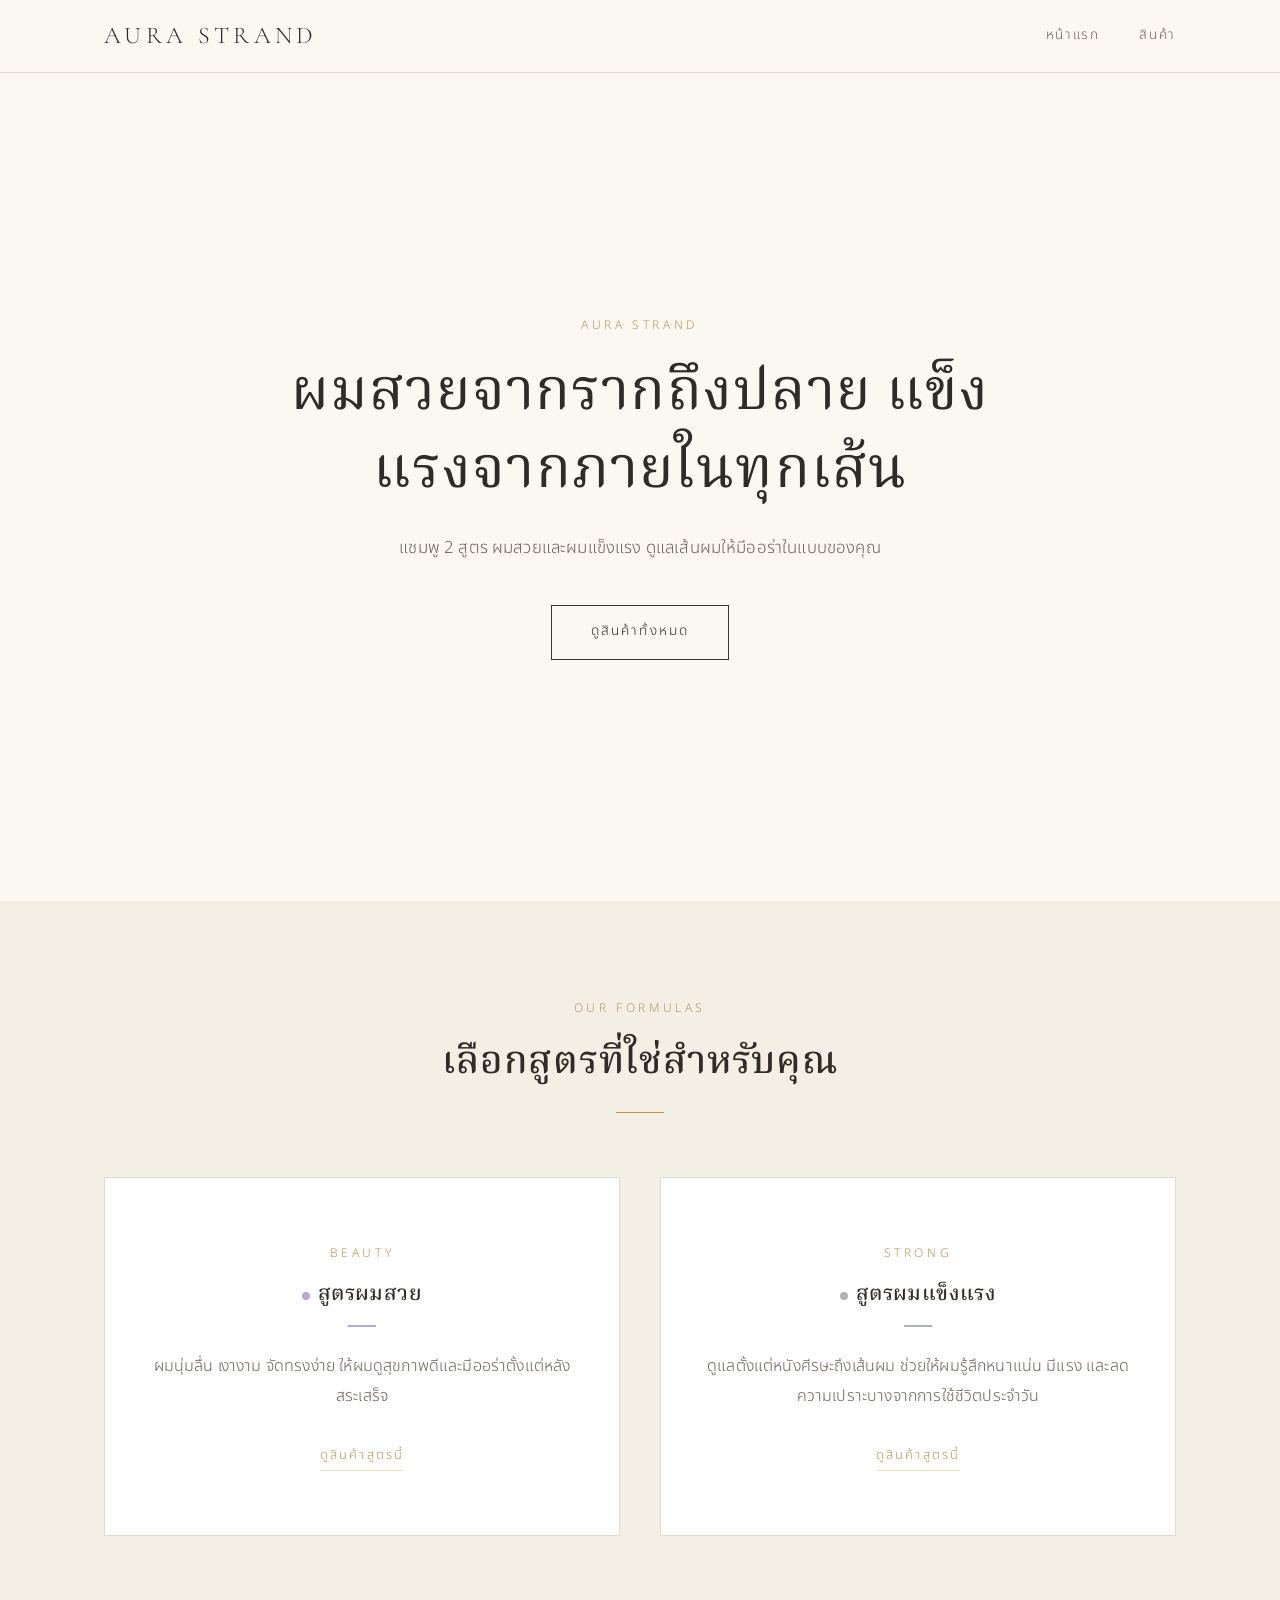
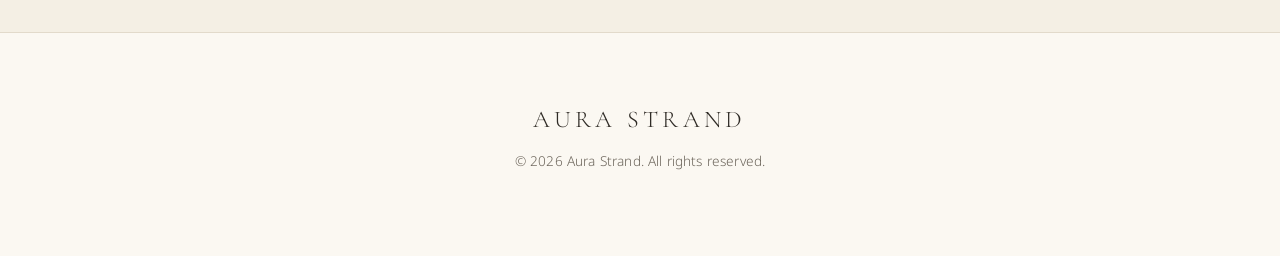
<file: index.html>
<!DOCTYPE html>
<html lang="th">
<head>
  <meta charset="UTF-8">
  <meta name="viewport" content="width=device-width, initial-scale=1">
  <title>Aura Strand | แชมพูสูตรผมสวยและผมแข็งแรง</title>
  <meta name="description" content="Aura Strand แชมพู 2 สูตร ผมสวยและผมแข็งแรง ดูแลเส้นผมตั้งแต่รากถึงปลาย">
  <link rel="stylesheet" href="style.css">
  <style>
    /* สไตล์เฉพาะหน้าแรก */
    .hero--full {
      min-height: calc(100vh - 72px);
      display: flex;
      align-items: center;
      justify-content: center;
      padding: var(--space-5) 0;
    }
    .hero--full h1 { max-width: 760px; margin: 0 auto var(--space-3); }
    a.mood-card { display: block; transition: border-color .3s, transform .3s; }
    a.mood-card:hover { border-color: var(--accent); transform: translateY(-2px); }
    .mood-card__more {
      display: inline-block;
      margin-top: var(--space-2);
      font-size: 0.8rem;
      letter-spacing: 0.16em;
      color: var(--accent);
      border-bottom: 1px solid var(--accent-light);
      padding-bottom: 2px;
    }
  </style>
</head>
<body>

  <header class="site-header">
    <div class="container">
      <a href="index.html" class="brand">Aura Strand</a>
      <nav class="nav">
        <a href="index.html">หน้าแรก</a>
        <a href="product.html">สินค้า</a>
      </nav>
    </div>
  </header>

  <main>
    <!-- Hero -->
    <section class="hero hero--full">
      <div class="container">
        <span class="eyebrow">Aura Strand</span>
        <h1>ผมสวยจากรากถึงปลาย แข็งแรงจากภายในทุกเส้น</h1>
        <p>แชมพู 2 สูตร ผมสวยและผมแข็งแรง ดูแลเส้นผมให้มีออร่าในแบบของคุณ</p>
        <a href="product.html" class="btn">ดูสินค้าทั้งหมด</a>
      </div>
    </section>

    <!-- Mood / สูตร -->
    <section class="section section--soft">
      <div class="container">
        <div class="section-title">
          <span class="eyebrow">Our Formulas</span>
          <h2>เลือกสูตรที่ใช่สำหรับคุณ</h2>
        </div>

        <div class="mood-grid">
          <a class="mood-card" href="product.html?mood=beauty">
            <span class="eyebrow">Beauty</span>
            <h3><span class="mood-dot mood-dot--beauty"></span>สูตรผมสวย</h3>
            <span class="mood-line mood-line--beauty"></span>
            <p>ผมนุ่มลื่น เงางาม จัดทรงง่าย ให้ผมดูสุขภาพดีและมีออร่าตั้งแต่หลังสระเสร็จ</p>
            <span class="mood-card__more">ดูสินค้าสูตรนี้</span>
          </a>

          <a class="mood-card" href="product.html?mood=strong">
            <span class="eyebrow">Strong</span>
            <h3><span class="mood-dot mood-dot--strong"></span>สูตรผมแข็งแรง</h3>
            <span class="mood-line mood-line--strong"></span>
            <p>ดูแลตั้งแต่หนังศีรษะถึงเส้นผม ช่วยให้ผมรู้สึกหนาแน่น มีแรง และลดความเปราะบางจากการใช้ชีวิตประจำวัน</p>
            <span class="mood-card__more">ดูสินค้าสูตรนี้</span>
          </a>
        </div>
      </div>
    </section>
  </main>

  <footer class="site-footer">
    <div class="container">
      <span class="brand">Aura Strand</span>
      <p>© 2026 Aura Strand. All rights reserved.</p>
    </div>
  </footer>

  <script src="script.js"></script>
</body>
</html>
</file>
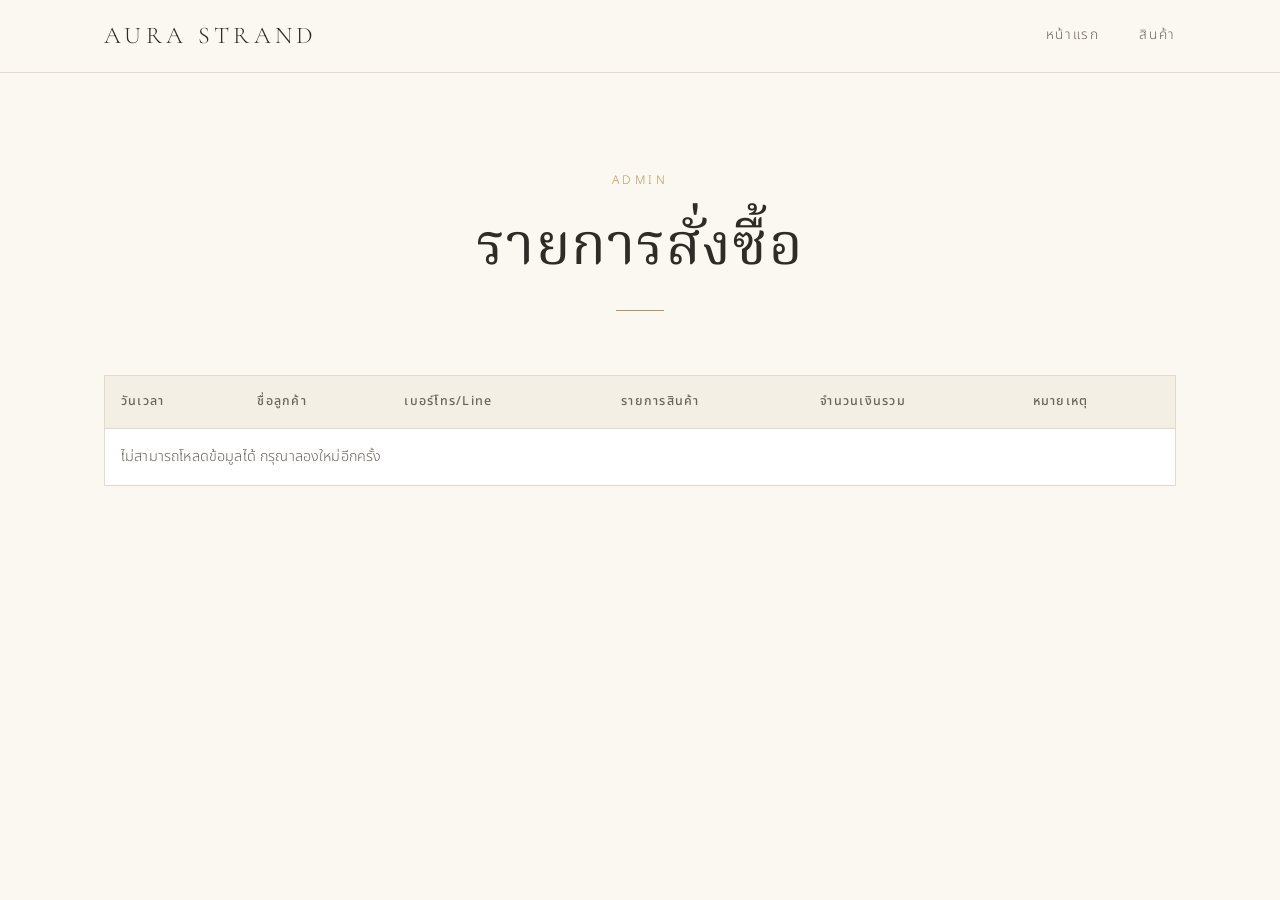
<file: admin.html>
<!DOCTYPE html>
<html lang="th">
<head>
  <meta charset="UTF-8">
  <meta name="viewport" content="width=device-width, initial-scale=1">
  <meta name="robots" content="noindex, nofollow">
  <title>รายการสั่งซื้อ | Aura Strand</title>
  <link rel="stylesheet" href="style.css">
  <style>
    .table-wrap {
      overflow-x: auto;
      background: var(--surface);
      border: 1px solid var(--line-soft);
    }
    #ordersTable {
      width: 100%;
      min-width: 760px;
      border-collapse: collapse;
      font-size: 0.9rem;
    }
    #ordersTable th,
    #ordersTable td {
      padding: 0.9rem 1rem;
      text-align: left;
      vertical-align: top;
      border-bottom: 1px solid var(--line-soft);
    }
    #ordersTable thead th {
      font-family: var(--font-sans);
      font-weight: 500;
      font-size: 0.78rem;
      letter-spacing: 0.1em;
      color: var(--ink-soft);
      background: var(--bg-soft);
      white-space: nowrap;
    }
    #ordersTable tbody tr:last-child td { border-bottom: 0; }
    #ordersTable tbody tr:hover { background: var(--bg); }
    #ordersTable td:first-child { white-space: nowrap; color: var(--ink-soft); }
  </style>
</head>
<body>

  <header class="site-header">
    <div class="container">
      <a href="index.html" class="brand">Aura Strand</a>
      <nav class="nav">
        <a href="index.html">หน้าแรก</a>
        <a href="product.html">สินค้า</a>
      </nav>
    </div>
  </header>

  <main>
    <section class="section">
      <div class="container">
        <div class="section-title">
          <span class="eyebrow">Admin</span>
          <h1>รายการสั่งซื้อ</h1>
        </div>

        <div class="table-wrap">
          <table id="ordersTable">
            <thead>
              <tr>
                <th>วันเวลา</th>
                <th>ชื่อลูกค้า</th>
                <th>เบอร์โทร/Line</th>
                <th>รายการสินค้า</th>
                <th>จำนวนเงินรวม</th>
                <th>หมายเหตุ</th>
              </tr>
            </thead>
            <tbody></tbody>
          </table>
        </div>
      </div>
    </section>
  </main>

  <script src="script.js"></script>
</body>
</html>
</file>
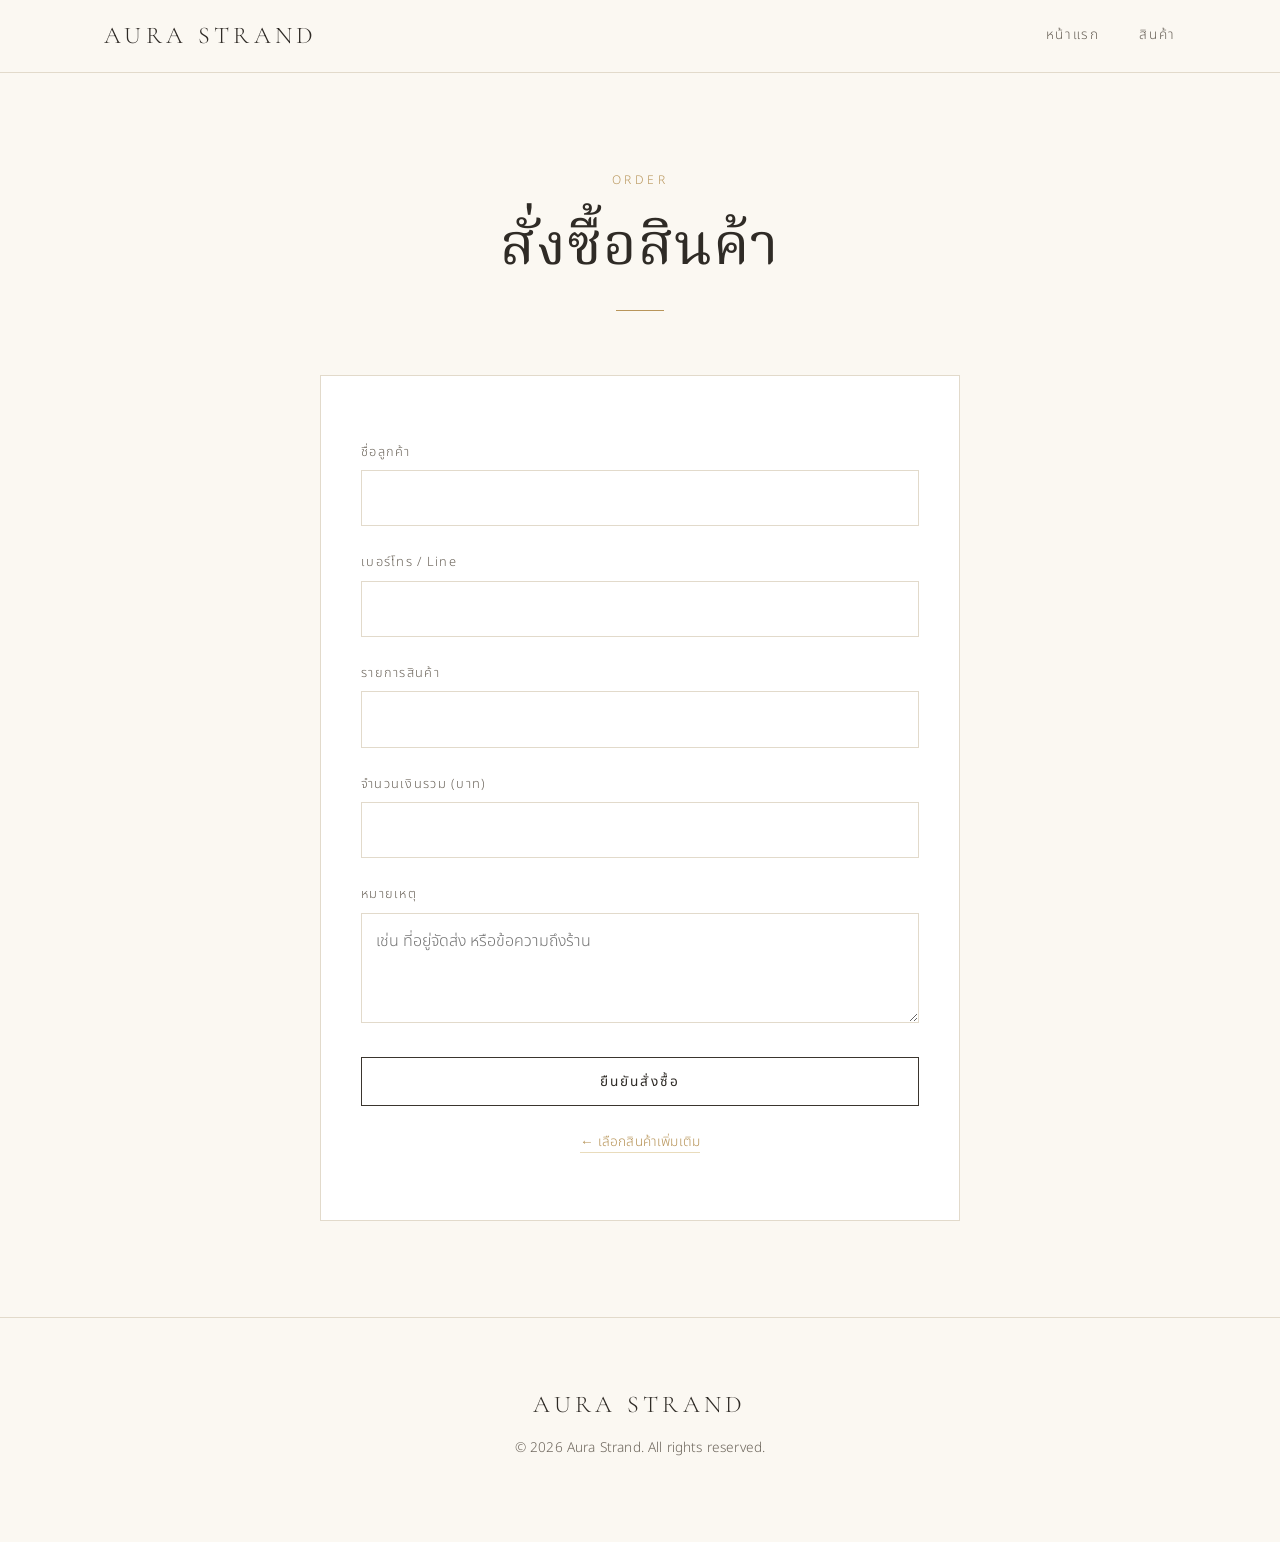
<file: order.html>
<!DOCTYPE html>
<html lang="th">
<head>
  <meta charset="UTF-8">
  <meta name="viewport" content="width=device-width, initial-scale=1">
  <title>สั่งซื้อสินค้า | Aura Strand</title>
  <link rel="stylesheet" href="style.css">
  <style>
    .order-box .btn { margin-top: var(--space-2); }
    .field textarea { resize: vertical; min-height: 110px; }
    .order-hint { text-align: center; font-size: 0.85rem; margin: var(--space-3) 0 0; }
    .order-hint a { color: var(--accent); border-bottom: 1px solid var(--accent-light); }
  </style>
</head>
<body>

  <header class="site-header">
    <div class="container">
      <a href="index.html" class="brand">Aura Strand</a>
      <nav class="nav">
        <a href="index.html">หน้าแรก</a>
        <a href="product.html">สินค้า</a>
      </nav>
    </div>
  </header>

  <main>
    <section class="section">
      <div class="container">
        <div class="section-title">
          <span class="eyebrow">Order</span>
          <h1>สั่งซื้อสินค้า</h1>
        </div>

        <div class="order-box">
          <form id="orderForm">
            <div class="field">
              <label for="customerName">ชื่อลูกค้า</label>
              <input type="text" id="customerName" name="customerName" required autocomplete="name">
            </div>

            <div class="field">
              <label for="contact">เบอร์โทร / Line</label>
              <input type="text" id="contact" name="contact" required autocomplete="tel">
            </div>

            <div class="field">
              <label for="items">รายการสินค้า</label>
              <input type="text" id="items" name="items" required>
            </div>

            <div class="field">
              <label for="total">จำนวนเงินรวม (บาท)</label>
              <input type="number" id="total" name="total" min="0" required>
            </div>

            <div class="field">
              <label for="note">หมายเหตุ</label>
              <textarea id="note" name="note" placeholder="เช่น ที่อยู่จัดส่ง หรือข้อความถึงร้าน"></textarea>
            </div>

            <button type="submit" class="btn btn--block">ยืนยันสั่งซื้อ</button>
          </form>

          <p class="order-hint"><a href="product.html">← เลือกสินค้าเพิ่มเติม</a></p>
        </div>
      </div>
    </section>
  </main>

  <footer class="site-footer">
    <div class="container">
      <span class="brand">Aura Strand</span>
      <p>© 2026 Aura Strand. All rights reserved.</p>
    </div>
  </footer>

  <script src="script.js"></script>
</body>
</html>
</file>
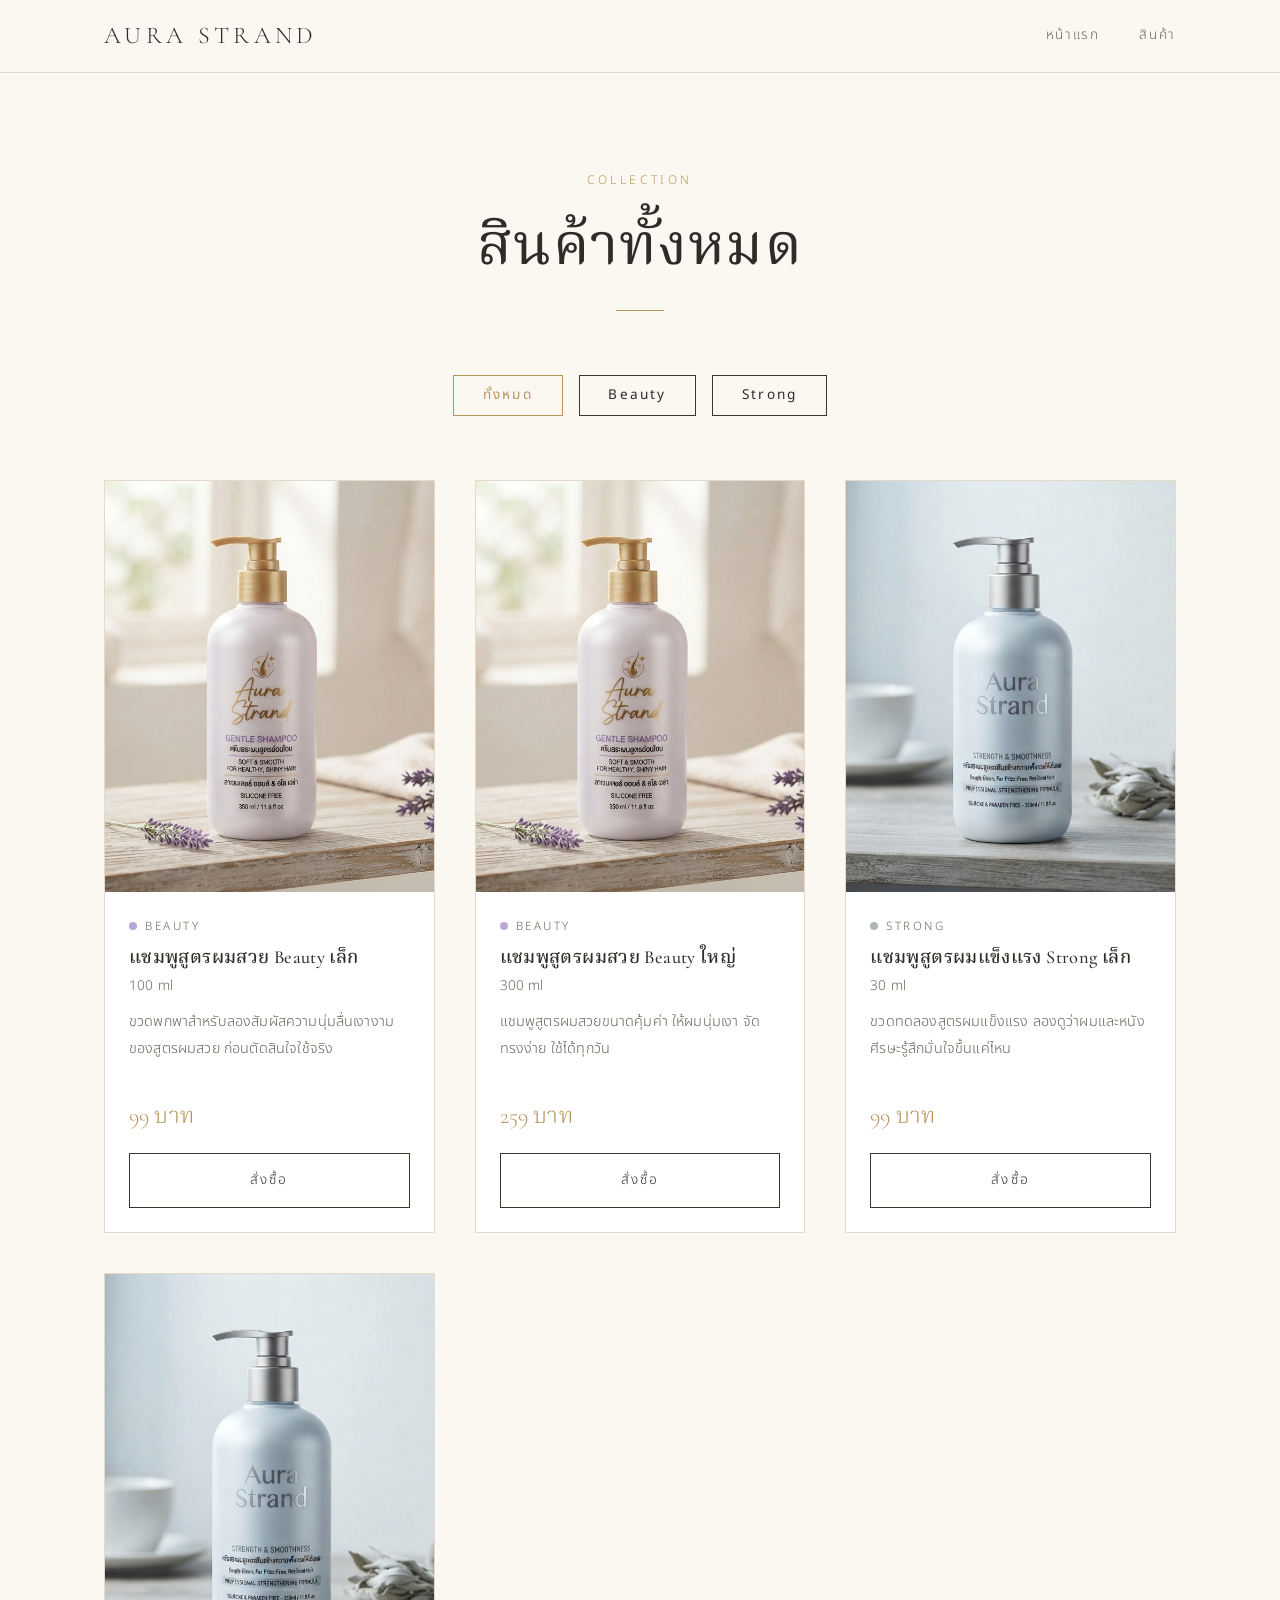
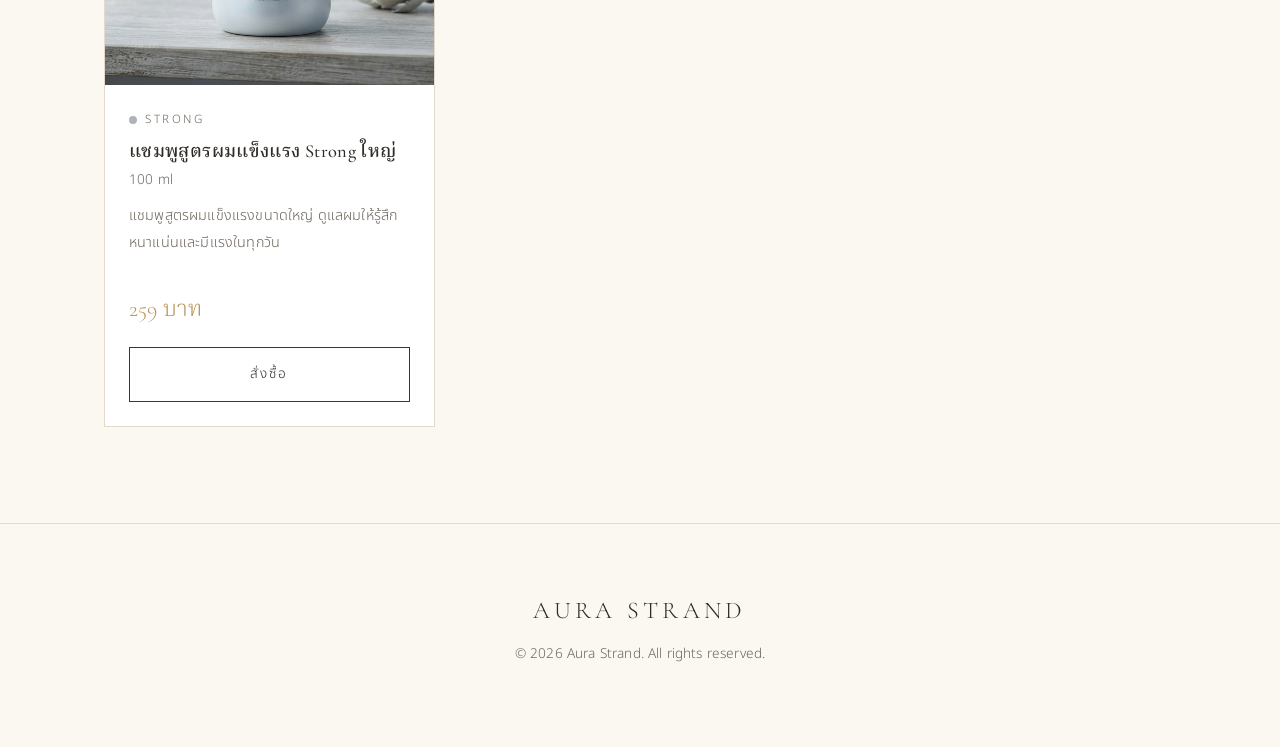
<file: product.html>
<!DOCTYPE html>
<html lang="th">
<head>
  <meta charset="UTF-8">
  <meta name="viewport" content="width=device-width, initial-scale=1">
  <title>สินค้า | Aura Strand</title>
  <link rel="stylesheet" href="style.css">
  <style>
    /* จัดแถวปุ่มกรอง (script.js เป็นคนสร้างปุ่มเอง) */
    #filter-bar {
      display: flex;
      flex-wrap: wrap;
      justify-content: center;
      gap: var(--space-2);
      margin-bottom: var(--space-5);
    }
    #filter-bar .btn { padding: 0.6rem 1.8rem; }
  </style>
</head>
<body>

  <header class="site-header">
    <div class="container">
      <a href="index.html" class="brand">Aura Strand</a>
      <nav class="nav">
        <a href="index.html">หน้าแรก</a>
        <a href="product.html">สินค้า</a>
      </nav>
    </div>
  </header>

  <main>
    <section class="section">
      <div class="container">
        <div class="section-title">
          <span class="eyebrow">Collection</span>
          <h1>สินค้าทั้งหมด</h1>
        </div>

        <div id="filter-bar"></div>
        <div id="product-list" class="product-grid"></div>
      </div>
    </section>
  </main>

  <footer class="site-footer">
    <div class="container">
      <span class="brand">Aura Strand</span>
      <p>© 2026 Aura Strand. All rights reserved.</p>
    </div>
  </footer>

  <script src="script.js"></script>
</body>
</html>
</file>
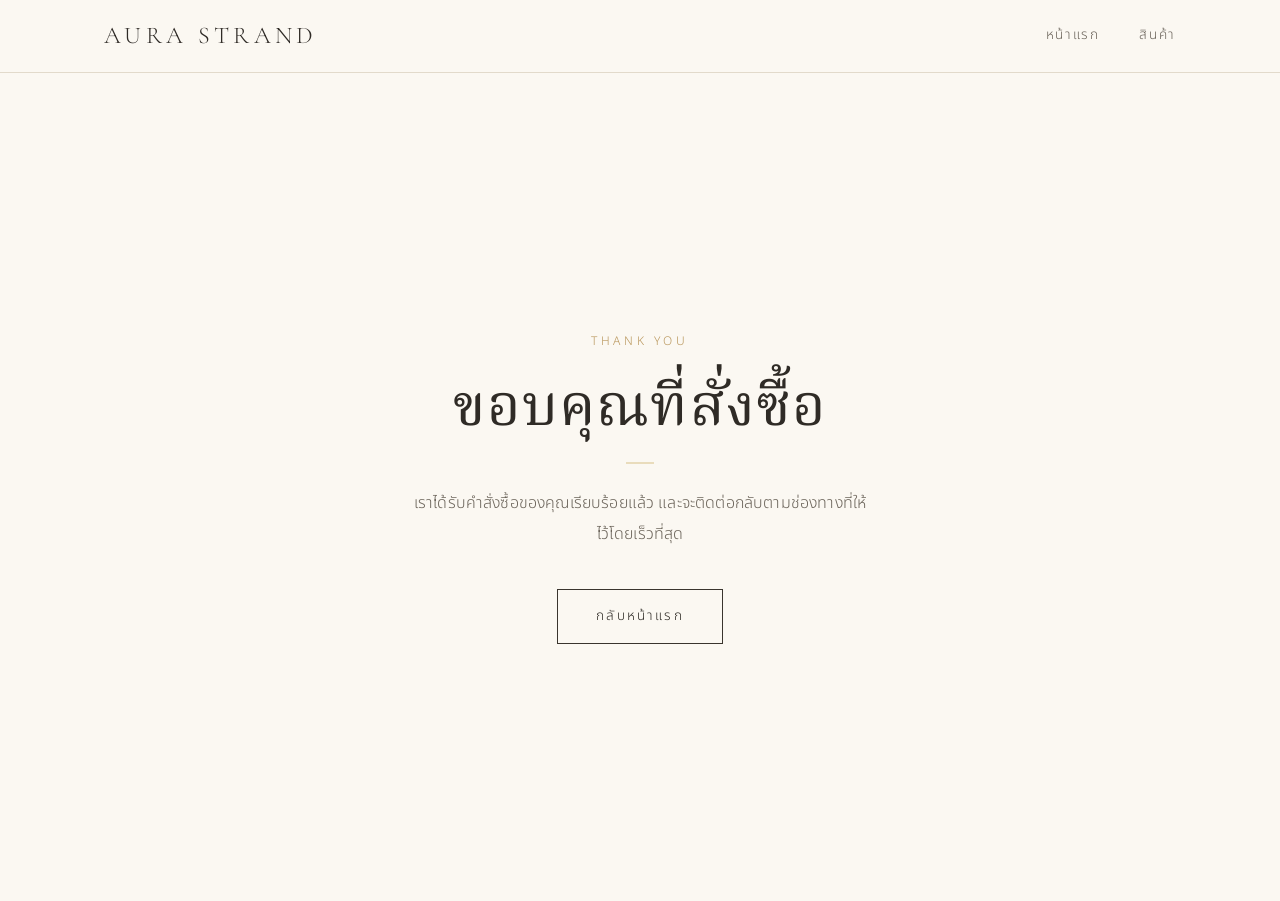
<file: thankyou.html>
<!DOCTYPE html>
<html lang="th">
<head>
  <meta charset="UTF-8">
  <meta name="viewport" content="width=device-width, initial-scale=1">
  <title>ขอบคุณ | Aura Strand</title>
  <link rel="stylesheet" href="style.css">
  <style>
    .thanks {
      min-height: calc(100vh - 72px);
      display: flex;
      align-items: center;
      justify-content: center;
      text-align: center;
      padding: var(--space-5) 0;
    }
    .thanks p { max-width: 460px; margin: 0 auto var(--space-4); }
  </style>
</head>
<body>

  <header class="site-header">
    <div class="container">
      <a href="index.html" class="brand">Aura Strand</a>
      <nav class="nav">
        <a href="index.html">หน้าแรก</a>
        <a href="product.html">สินค้า</a>
      </nav>
    </div>
  </header>

  <main class="thanks">
    <div class="container">
      <span class="eyebrow">Thank You</span>
      <h1>ขอบคุณที่สั่งซื้อ</h1>
      <span class="mood-line"></span>
      <p>เราได้รับคำสั่งซื้อของคุณเรียบร้อยแล้ว และจะติดต่อกลับตามช่องทางที่ให้ไว้โดยเร็วที่สุด</p>
      <a href="index.html" class="btn">กลับหน้าแรก</a>
    </div>
  </main>

</body>
</html>
</file>
<file: style.css>
/* ==========================================================
   Aura Strand — Premium minimal theme
   ========================================================== */
@import url("https://fonts.googleapis.com/css2?family=Cormorant+Garamond:wght@400;500;600&family=Noto+Serif+Thai:wght@300;400;500;600&family=Noto+Sans+Thai:wght@300;400;500&display=swap");

:root {
  /* พื้นหลัง: ขาว-ครีม */
  --bg: #fbf8f2;
  --bg-soft: #f4efe4;
  --surface: #ffffff;

  /* ตัวอักษร: เข้มนุ่มตา */
  --ink: #2f2b26;
  --ink-soft: #6b645a;
  --line: #3a352e;          /* เส้นขอบบางสีเข้มนุ่ม */
  --line-soft: #e2dacb;

  /* สีเน้น: เหลืองอ่อน / บรอนซ์อ่อน */
  --accent: #b8955a;
  --accent-light: #e9dcbc;

  /* สี mood: แตะเบาๆ เป็นจุดเล็กๆ เท่านั้น */
  --mood-beauty: #b9a8d4;   /* ม่วงอ่อน */
  --mood-strong: #aeb4ba;   /* เทาสว่าง */

  --font-serif: "Cormorant Garamond", "Noto Serif Thai", Georgia, serif;
  --font-sans: "Noto Sans Thai", "Helvetica Neue", Arial, sans-serif;

  --space-1: 0.5rem;
  --space-2: 1rem;
  --space-3: 1.5rem;
  --space-4: 2.5rem;
  --space-5: 4rem;
  --space-6: 6rem;
  --container: 1120px;
}

/* ---------- Base ---------- */
*, *::before, *::after { box-sizing: border-box; }

html { scroll-behavior: smooth; }

body {
  margin: 0;
  background: var(--bg);
  color: var(--ink);
  font-family: var(--font-sans);
  font-weight: 300;
  line-height: 1.9;
  letter-spacing: 0.01em;
  -webkit-font-smoothing: antialiased;
}

img { max-width: 100%; display: block; }
a { color: inherit; text-decoration: none; }

h1, h2, h3, h4 {
  font-family: var(--font-serif);
  font-weight: 500;
  line-height: 1.35;
  letter-spacing: 0.02em;
  margin: 0 0 var(--space-2);
}
h1 { font-size: clamp(2.2rem, 5vw, 3.6rem); font-weight: 400; }
h2 { font-size: clamp(1.7rem, 3.2vw, 2.4rem); }
h3 { font-size: 1.3rem; }
p  { margin: 0 0 var(--space-2); color: var(--ink-soft); }

.container {
  width: 100%;
  max-width: var(--container);
  margin: 0 auto;
  padding: 0 var(--space-3);
}

.section { padding: var(--space-6) 0; }
.section--soft { background: var(--bg-soft); }

.eyebrow {
  display: block;
  font-family: var(--font-sans);
  font-size: 0.75rem;
  letter-spacing: 0.3em;
  text-transform: uppercase;
  color: var(--accent);
  margin-bottom: var(--space-2);
}

.section-title { text-align: center; margin-bottom: var(--space-5); }
.section-title::after {
  content: "";
  display: block;
  width: 48px;
  height: 1px;
  background: var(--accent);
  margin: var(--space-3) auto 0;
}

/* ---------- Header / Nav ---------- */
.site-header {
  position: sticky;
  top: 0;
  z-index: 50;
  background: rgba(251, 248, 242, 0.92);
  backdrop-filter: blur(6px);
  border-bottom: 1px solid var(--line-soft);
}
.site-header .container {
  display: flex;
  align-items: center;
  justify-content: space-between;
  min-height: 72px;
}
.brand {
  font-family: var(--font-serif);
  font-size: 1.5rem;
  letter-spacing: 0.18em;
  text-transform: uppercase;
}
.nav { display: flex; gap: var(--space-4); }
.nav a {
  font-size: 0.85rem;
  letter-spacing: 0.12em;
  color: var(--ink-soft);
  padding: 4px 0;
  border-bottom: 1px solid transparent;
  transition: color .25s, border-color .25s;
}
.nav a:hover { color: var(--ink); border-color: var(--accent); }

/* ---------- Hero ---------- */
.hero {
  padding: var(--space-6) 0 calc(var(--space-6) + 1rem);
  text-align: center;
}
.hero p {
  max-width: 560px;
  margin: 0 auto var(--space-4);
  font-size: 1.05rem;
}

/* ---------- Buttons (เส้นบาง สีเข้มนุ่ม) ---------- */
.btn {
  display: inline-block;
  padding: 0.85rem 2.4rem;
  font-family: var(--font-sans);
  font-size: 0.85rem;
  letter-spacing: 0.16em;
  color: var(--ink);
  background: transparent;
  border: 1px solid var(--line);
  border-radius: 0;
  cursor: pointer;
  transition: background .3s, color .3s, border-color .3s;
}
.btn:hover { background: var(--ink); color: var(--bg); }
.btn--accent { border-color: var(--accent); color: var(--accent); }
.btn--accent:hover { background: var(--accent); color: #fff; }
.btn--block { display: block; width: 100%; text-align: center; }
.btn:disabled { opacity: .4; cursor: not-allowed; }

/* ---------- Mood blocks (2 สูตร) ---------- */
.mood-grid {
  display: grid;
  grid-template-columns: repeat(2, 1fr);
  gap: var(--space-4);
}
.mood-card {
  background: var(--surface);
  border: 1px solid var(--line-soft);
  padding: var(--space-5) var(--space-4);
  text-align: center;
}
.mood-card h3 { margin-bottom: var(--space-1); }

/* จุดสี mood เล็กๆ ใต้หัวข้อ / ข้างป้าย */
.mood-dot {
  display: inline-block;
  width: 8px;
  height: 8px;
  border-radius: 50%;
  margin-right: 8px;
  vertical-align: middle;
  background: var(--accent-light);
}
.mood-dot--beauty { background: var(--mood-beauty); }
.mood-dot--strong { background: var(--mood-strong); }

.mood-line {
  display: block;
  width: 28px;
  height: 2px;
  margin: var(--space-2) auto var(--space-3);
  background: var(--accent-light);
}
.mood-line--beauty { background: var(--mood-beauty); }
.mood-line--strong { background: var(--mood-strong); }

/* ---------- Product grid / card ---------- */
.product-grid {
  display: grid;
  grid-template-columns: repeat(auto-fill, minmax(240px, 1fr));
  gap: var(--space-4);
}
.product-card {
  background: var(--surface);
  border: 1px solid var(--line-soft);
  display: flex;
  flex-direction: column;
  transition: border-color .3s, transform .3s;
}
.product-card:hover { border-color: var(--accent); transform: translateY(-2px); }
.product-card__img {
  aspect-ratio: 4 / 5;
  background: var(--bg-soft);
  overflow: hidden;
}
.product-card__img img { width: 100%; height: 100%; object-fit: cover; }
.product-card__body {
  padding: var(--space-3);
  display: flex;
  flex-direction: column;
  flex: 1;
}
.product-card__mood {
  font-size: 0.72rem;
  letter-spacing: 0.22em;
  text-transform: uppercase;
  color: var(--ink-soft);
  margin-bottom: var(--space-1);
}
.product-card__name { font-size: 1.15rem; margin-bottom: 4px; }
.product-card__size { font-size: 0.85rem; color: var(--ink-soft); margin-bottom: var(--space-1); }
.product-card__desc { font-size: 0.9rem; flex: 1; }
.product-card__price {
  font-family: var(--font-serif);
  font-size: 1.4rem;
  color: var(--accent);
  margin: var(--space-2) 0;
}

/* ---------- Qty control ---------- */
.qty {
  display: inline-flex;
  align-items: center;
  border: 1px solid var(--line-soft);
}
.qty button {
  width: 36px; height: 36px;
  background: transparent; border: 0;
  font-size: 1.1rem; color: var(--ink); cursor: pointer;
}
.qty button:hover { background: var(--bg-soft); }
.qty span { min-width: 36px; text-align: center; }

/* ---------- Order form / cart ---------- */
.order-box {
  max-width: 640px;
  margin: 0 auto;
  background: var(--surface);
  border: 1px solid var(--line-soft);
  padding: var(--space-5) var(--space-4);
}
.field { margin-bottom: var(--space-3); }
.field label {
  display: block;
  font-size: 0.8rem;
  letter-spacing: 0.1em;
  color: var(--ink-soft);
  margin-bottom: 6px;
}
.field input,
.field select,
.field textarea {
  width: 100%;
  padding: 0.75rem 0.9rem;
  font: inherit;
  color: var(--ink);
  background: transparent;
  border: 1px solid var(--line-soft);
  border-radius: 0;
  transition: border-color .25s;
}
.field input:focus,
.field select:focus,
.field textarea:focus { outline: none; border-color: var(--accent); }

.summary-row {
  display: flex;
  justify-content: space-between;
  padding: var(--space-1) 0;
  border-bottom: 1px solid var(--line-soft);
  font-size: 0.95rem;
}
.summary-total {
  display: flex;
  justify-content: space-between;
  padding: var(--space-2) 0;
  font-family: var(--font-serif);
  font-size: 1.4rem;
}

.notice {
  padding: var(--space-2) var(--space-3);
  border: 1px solid var(--accent-light);
  background: var(--bg-soft);
  font-size: 0.9rem;
}

/* ---------- Footer ---------- */
.site-footer {
  padding: var(--space-5) 0;
  text-align: center;
  border-top: 1px solid var(--line-soft);
  font-size: 0.85rem;
  color: var(--ink-soft);
}
.site-footer .brand { display: block; margin-bottom: var(--space-1); color: var(--ink); }

/* ---------- Responsive ---------- */
@media (max-width: 900px) {
  .section { padding: var(--space-5) 0; }
  .hero { padding: var(--space-5) 0; }
}

@media (max-width: 640px) {
  :root { --space-4: 1.75rem; --space-5: 3rem; --space-6: 4rem; }
  .container { padding: 0 var(--space-2); }
  .site-header .container { flex-direction: column; justify-content: center; padding-top: 10px; padding-bottom: 10px; gap: 4px; }
  .nav { gap: var(--space-3); }
  .mood-grid { grid-template-columns: 1fr; }
  .product-grid { grid-template-columns: 1fr 1fr; gap: var(--space-2); }
  .product-card__body { padding: var(--space-2); }
  .product-card__desc { display: none; }
  .order-box { padding: var(--space-4) var(--space-2); }
  .btn { padding: 0.8rem 1.4rem; }
}

@media (max-width: 380px) {
  .product-grid { grid-template-columns: 1fr; }
}
</file>
